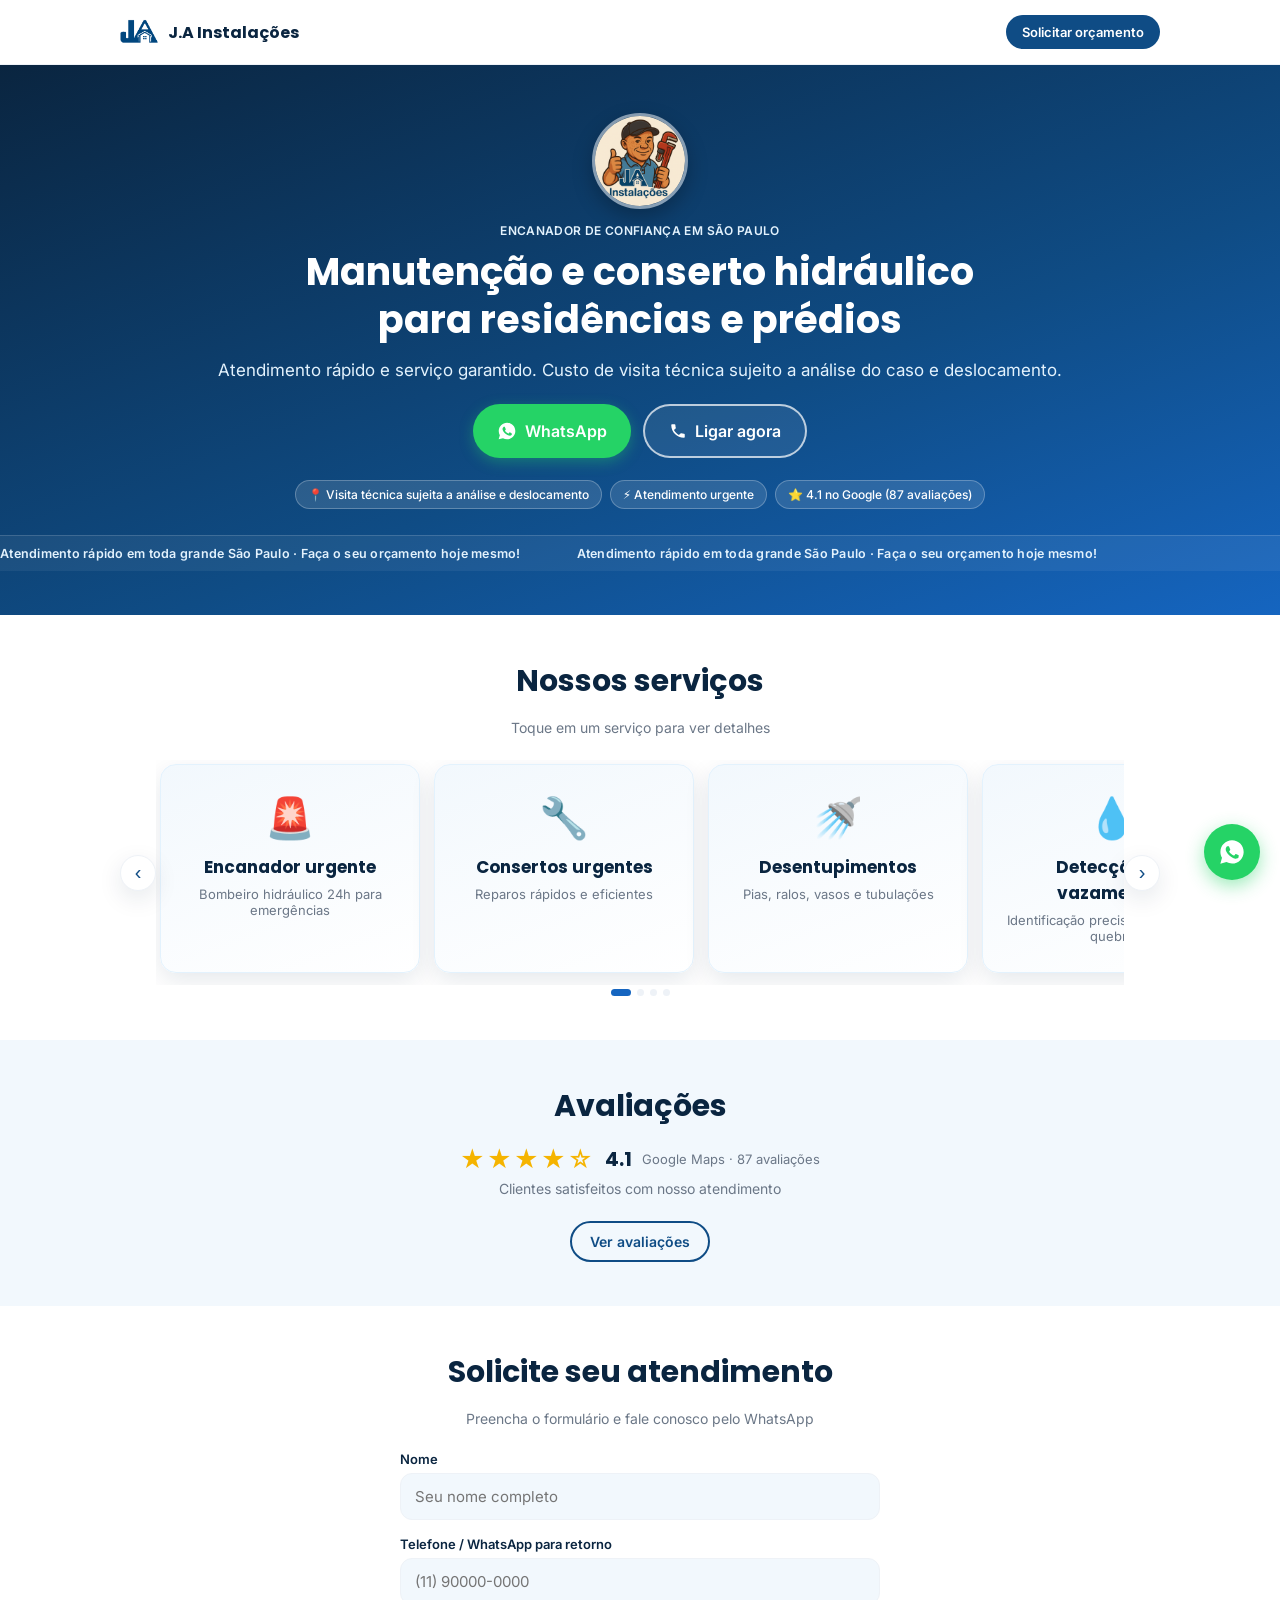
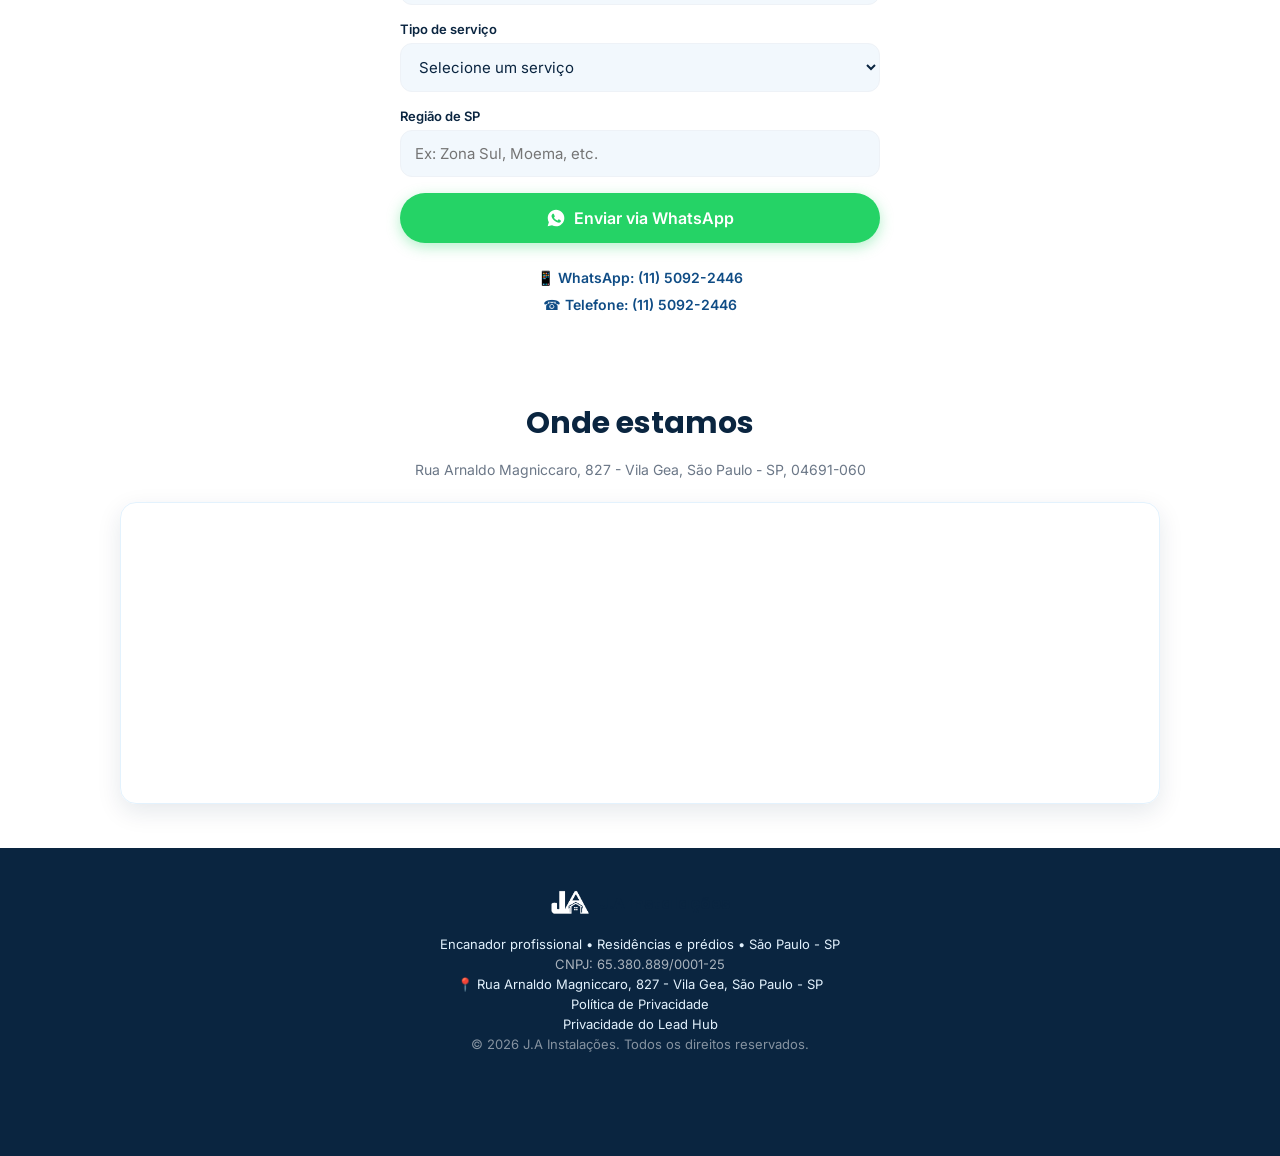
<file: index.html>
<!DOCTYPE html>
<html lang="pt-BR">
<head>
<meta charset="UTF-8">
<meta name="viewport" content="width=device-width, initial-scale=1.0">
<title>J.A Instalações | Encanador em São Paulo</title>
<meta name="description" content="J.A Instalações - Encanador profissional em São Paulo. Consertos urgentes, desentupimentos e detecção de vazamentos em residências e prédios. Atendimento via WhatsApp.">
<link rel="canonical" href="https://encanadorjalp.netlify.app/">
<link rel="icon" type="image/png" href="assets/logo.png">
<script type="application/ld+json">
{
  "@context": "https://schema.org",
  "@type": "Plumber",
  "name": "J.A Instalações",
  "image": "https://encanadorjalp.netlify.app/assets/logo.png",
  "telephone": "+551150922446",
  "priceRange": "$$",
  "url": "https://encanadorjalp.netlify.app/",
  "address": {
    "@type": "PostalAddress",
    "streetAddress": "Rua Arnaldo Magniccaro, 827",
    "addressLocality": "São Paulo",
    "addressRegion": "SP",
    "postalCode": "04691-060",
    "addressCountry": "BR"
  },
  "areaServed": "São Paulo, SP",
  "aggregateRating": {
    "@type": "AggregateRating",
    "ratingValue": "4.1",
    "reviewCount": "87"
  }
}
</script>
<link rel="preconnect" href="https://fonts.googleapis.com">
<link rel="preconnect" href="https://fonts.gstatic.com" crossorigin>
<link href="https://fonts.googleapis.com/css2?family=Poppins:wght@500;600;700;800&family=Inter:wght@400;500;600&display=swap" rel="stylesheet">
<link rel="stylesheet" href="styles.css">
<!-- Google Consent Mode (default: negado até aceite) -->
<script>
window.dataLayer = window.dataLayer || [];
function gtag(){dataLayer.push(arguments);}
gtag('consent', 'default', {
  ad_storage: 'denied',
  analytics_storage: 'denied',
  ad_user_data: 'denied',
  ad_personalization: 'denied'
});
</script>
<!-- Google Tag Manager -->
<script>(function(w,d,s,l,i){w[l]=w[l]||[];w[l].push({'gtm.start':
new Date().getTime(),event:'gtm.js'});var f=d.getElementsByTagName(s)[0],
j=d.createElement(s),dl=l!='dataLayer'?'&l='+l:'';j.async=true;j.src=
'https://www.googletagmanager.com/gtm.js?id='+i+dl;f.parentNode.insertBefore(j,f);
})(window,document,'script','dataLayer','GTM-M7ZGPMRT');</script>
<!-- End Google Tag Manager -->
<!-- Lead Hub -->
<script src="https://leadinghub.netlify.app/tracker.js" data-key="pk_a7a9316b735740da9eaf41651eeba41a" data-consent="banner" async></script>
<!-- End Lead Hub -->
</head>
<body>
<!-- Google Tag Manager (noscript) -->
<noscript><iframe src="https://www.googletagmanager.com/ns.html?id=GTM-M7ZGPMRT"
height="0" width="0" style="display:none;visibility:hidden"></iframe></noscript>
<!-- End Google Tag Manager (noscript) -->

<header class="site-header">
  <div class="container header-inner">
    <div class="logo">
      <img src="assets/logo.png" alt="J.A Instalações" class="logo-badge">
      <span class="logo-text">J.A Instalações</span>
    </div>
    <a href="#contato" class="btn btn-header">Solicitar orçamento</a>
  </div>
</header>

<section class="hero">
  <div class="container hero-inner">
    <img src="assets/avatar.png" alt="Encanador J.A Instalações" class="hero-avatar">
    <p class="eyebrow">Encanador de confiança em São Paulo</p>
    <h1>Manutenção e conserto hidráulico para residências e prédios</h1>
    <p class="hero-sub">Atendimento rápido e serviço garantido. Custo de visita técnica sujeito a análise do caso e deslocamento.</p>
    <div class="hero-actions">
      <a class="btn btn-primary btn-lg" href="https://wa.me/551150922446?text=Ol%C3%A1!%20Preciso%20de%20um%20encanador." target="_blank" rel="noopener">
        <svg viewBox="0 0 24 24" width="20" height="20" fill="currentColor" aria-hidden="true"><path d="M12.04 2c-5.5 0-9.96 4.46-9.96 9.96 0 1.76.46 3.48 1.34 5L2 22l5.2-1.36a9.94 9.94 0 0 0 4.84 1.23h.01c5.5 0 9.96-4.46 9.96-9.96S17.54 2 12.04 2zm5.83 14.24c-.24.68-1.4 1.3-1.93 1.38-.5.08-1.11.11-1.79-.11a15.7 15.7 0 0 1-1.6-.6c-2.82-1.22-4.65-4.06-4.79-4.25-.14-.19-1.15-1.53-1.15-2.92 0-1.39.73-2.07.99-2.35.26-.28.56-.35.75-.35h.55c.18 0 .42-.07.65.5.24.58.82 2 .89 2.14.07.14.12.31.02.5-.09.19-.14.31-.28.47-.14.16-.29.36-.42.48-.14.14-.28.29-.12.57.16.28.71 1.17 1.53 1.9 1.05.94 1.94 1.23 2.22 1.37.28.14.44.12.6-.07.16-.19.68-.79.86-1.06.18-.28.36-.23.6-.14.24.09 1.55.73 1.81.86.26.14.44.2.5.32.07.12.07.68-.17 1.36z"/></svg>
        WhatsApp
      </a>
      <a class="btn btn-outline btn-lg" href="tel:+551150922446">
        <svg viewBox="0 0 24 24" width="18" height="18" fill="currentColor" aria-hidden="true"><path d="M6.6 10.8c1.4 2.8 3.8 5.1 6.6 6.6l2.2-2.2c.3-.3.7-.4 1-.2 1.1.4 2.3.6 3.6.6.6 0 1 .4 1 1V20c0 .6-.4 1-1 1C10.6 21 3 13.4 3 4c0-.6.4-1 1-1h3.5c.6 0 1 .4 1 1 0 1.3.2 2.5.6 3.6.1.4 0 .8-.3 1.1l-2.2 2.1z"/></svg>
        Ligar agora
      </a>
    </div>
    <div class="hero-badges">
      <span class="badge">📍 Visita técnica sujeita a análise e deslocamento</span>
      <span class="badge">⚡ Atendimento urgente</span>
      <span class="badge">⭐ 4.1 no Google (87 avaliações)</span>
    </div>
  </div>
  <div class="hero-marquee">
    <div class="hero-marquee-track">
      <span>Atendimento rápido em toda grande São Paulo · Faça o seu orçamento hoje mesmo!</span>
      <span aria-hidden="true">Atendimento rápido em toda grande São Paulo · Faça o seu orçamento hoje mesmo!</span>
    </div>
  </div>
</section>

<section class="section services" id="servicos">
  <div class="container">
    <h2>Nossos serviços</h2>
    <p class="section-sub">Toque em um serviço para ver detalhes</p>

    <div class="carousel-wrap">
      <button class="car-nav car-prev" aria-label="Anterior">‹</button>
      <div class="carousel" id="carousel">
        <div class="card" data-service="0">
          <div class="card-icon">🚨</div>
          <h3>Encanador urgente</h3>
          <p>Bombeiro hidráulico 24h para emergências</p>
        </div>
        <div class="card" data-service="1">
          <div class="card-icon">🔧</div>
          <h3>Consertos urgentes</h3>
          <p>Reparos rápidos e eficientes</p>
        </div>
        <div class="card" data-service="2">
          <div class="card-icon">🚿</div>
          <h3>Desentupimentos</h3>
          <p>Pias, ralos, vasos e tubulações</p>
        </div>
        <div class="card" data-service="3">
          <div class="card-icon">💧</div>
          <h3>Detecção de vazamentos</h3>
          <p>Identificação precisa sem quebra-quebra</p>
        </div>
      </div>
      <button class="car-nav car-next" aria-label="Próximo">›</button>
    </div>
    <div class="dots" id="dots"></div>
  </div>
</section>

<div class="modal-overlay" id="modalOverlay">
  <div class="modal" role="dialog" aria-modal="true">
    <button class="modal-close" id="modalClose" aria-label="Fechar">×</button>
    <div class="modal-icon" id="modalIcon"></div>
    <h3 id="modalTitle"></h3>
    <p id="modalText"></p>
    <a class="btn btn-primary" id="modalCta" target="_blank" rel="noopener">Falar no WhatsApp</a>
  </div>
</div>

<div class="modal-overlay" id="leadGateOverlay">
  <div class="modal" role="dialog" aria-modal="true">
    <button class="modal-close" id="leadGateClose" aria-label="Fechar">×</button>
    <div class="online-badge"><span class="online-dot"></span> Atendimento online agora</div>
    <div class="modal-icon">💬</div>
    <h3>Fale agora com nossa equipe sobre o seu problema!</h3>
    <p class="trust-line">✔️ Serviços com nota fiscal e garantia, pagamento facilitado</p>
    <form id="leadGateForm" class="form" style="text-align:left;">
      <label>
        O que você está precisando?
        <select id="leadService" required>
          <option value="" disabled selected>Selecione um serviço</option>
          <option value="Encanador urgente">Encanador urgente</option>
          <option value="Consertos urgentes">Consertos urgentes</option>
          <option value="Desentupimento">Desentupimento</option>
          <option value="Detecção de vazamentos">Detecção de vazamentos</option>
          <option value="Outro">Outro</option>
        </select>
      </label>
      <label>
        Nome
        <input type="text" id="leadName" required placeholder="Seu nome">
      </label>
      <label>
        WhatsApp com DDD
        <input type="tel" id="leadPhone" required placeholder="(11) 91234-5678" inputmode="numeric">
      </label>
      <button type="submit" class="btn btn-primary btn-lg btn-block">Continuar para o WhatsApp</button>
      <p class="lead-consent">Ao continuar, você concorda em ser contatado pelo WhatsApp. Veja a <a href="https://leadinghub.netlify.app/privacidade/pk_a7a9316b735740da9eaf41651eeba41a" target="_blank" rel="noopener">Política de privacidade</a>.</p>
    </form>
  </div>
</div>

<section class="section reviews">
  <div class="container">
    <h2>Avaliações</h2>
    <div class="review-summary">
      <span class="stars">★★★★☆</span>
      <span class="review-score">4.1</span>
      <span class="review-source">Google Maps · 87 avaliações</span>
    </div>
    <p class="section-sub">Clientes satisfeitos com nosso atendimento</p>
    <button class="btn btn-outline" id="openReviews">Ver avaliações</button>
  </div>
</section>

<div class="modal-overlay" id="reviewsOverlay">
  <div class="modal modal-reviews" role="dialog" aria-modal="true">
    <button class="modal-close" id="reviewsClose" aria-label="Fechar">×</button>
    <div class="review-summary">
      <span class="stars">★★★★☆</span>
      <span class="review-score">4.1</span>
      <span class="review-source">Google Maps · 87 avaliações</span>
    </div>
    <div class="review-list">
      <div class="review-item">
        <p class="review-stars">★★★★★</p>
        <p class="review-text">O atendimento do caça vazamentos foi excelente! O técnico foi muito educado e profissional. Resolveu o problema, cobrou o acordado! Recomendo a empresa!</p>
        <p class="review-author">Pablo Mozer · Google</p>
      </div>
      <div class="review-item">
        <p class="review-stars">★★★★★</p>
        <p class="review-text">Atendimento rápido e prático, gostei muito e recomendo... o técnico é gente boa demais.</p>
        <p class="review-author">Luiz Carlos Gomes Silva · Google</p>
      </div>
      <div class="review-item">
        <p class="review-stars">★★★★★</p>
        <p class="review-text">Meu marceneiro furou o cano da água quente do meu prédio, tivemos que fechar todos os registros e meus encanadores não conseguiram achar ninguém. Recorri ao Google e a J.A prontamente me atendeu, em duas horas tinha resolvido o problema. Ótimo serviço.</p>
        <p class="review-author">Jose Ulisses de Almeida · Google</p>
      </div>
      <div class="review-item">
        <p class="review-stars">★★★★★</p>
        <p class="review-text">Vieram na mesma hora e foram extremamente educados desde o início, no atendimento telefônico quanto no presencial. Serviço limpo e eficiente. Valeu pelo valor cobrado. Mais do que recomendo.</p>
        <p class="review-author">Daniel Jones · Google</p>
      </div>
      <div class="review-item">
        <p class="review-stars">★★★★★</p>
        <p class="review-text">Uma ótima pessoa. Execução do serviço ótima. A empresa tem um ótimo ser humano.</p>
        <p class="review-author">Antonio Cunha · Google</p>
      </div>
    </div>
    <a class="btn btn-primary btn-lg btn-block" href="https://wa.me/551150922446?text=Ol%C3%A1!%20Vi%20as%20avalia%C3%A7%C3%B5es%20e%20gostaria%20de%20solicitar%20um%20atendimento." target="_blank" rel="noopener" id="reviewsCta">Falar no WhatsApp</a>
    <a class="review-external-link" href="https://share.google/j6rluZMPSI7rXktm3" target="_blank" rel="noopener">Ver todas as avaliações no Google Maps ↗</a>
  </div>
</div>

<section class="section contact" id="contato">
  <div class="container">
    <h2>Solicite seu atendimento</h2>
    <p class="section-sub">Preencha o formulário e fale conosco pelo WhatsApp</p>

    <form id="contactForm" class="form" name="contato" method="POST" data-netlify="true" netlify-honeypot="bot-field">
      <input type="hidden" name="form-name" value="contato">
      <p class="hp-field"><label>Não preencher: <input name="bot-field"></label></p>
      <label>
        Nome
        <input type="text" id="fname" name="fname" required placeholder="Seu nome completo">
      </label>
      <label>
        Telefone / WhatsApp para retorno
        <input type="tel" id="fphone" name="fphone" required placeholder="(11) 90000-0000">
      </label>
      <label>
        Tipo de serviço
        <select id="fservice" name="fservice" required>
          <option value="" disabled selected>Selecione um serviço</option>
          <option value="Encanador urgente">Encanador urgente</option>
          <option value="Consertos urgentes">Consertos urgentes</option>
          <option value="Desentupimento">Desentupimento</option>
          <option value="Detecção de vazamentos">Detecção de vazamentos</option>
          <option value="Outro">Outro</option>
        </select>
      </label>
      <label>
        Região de SP
        <input type="text" id="fregion" name="fregion" required placeholder="Ex: Zona Sul, Moema, etc.">
      </label>
      <button type="submit" class="btn btn-primary btn-lg btn-block">
        <svg viewBox="0 0 24 24" width="20" height="20" fill="currentColor" aria-hidden="true"><path d="M12.04 2c-5.5 0-9.96 4.46-9.96 9.96 0 1.76.46 3.48 1.34 5L2 22l5.2-1.36a9.94 9.94 0 0 0 4.84 1.23h.01c5.5 0 9.96-4.46 9.96-9.96S17.54 2 12.04 2zm5.83 14.24c-.24.68-1.4 1.3-1.93 1.38-.5.08-1.11.11-1.79-.11a15.7 15.7 0 0 1-1.6-.6c-2.82-1.22-4.65-4.06-4.79-4.25-.14-.19-1.15-1.53-1.15-2.92 0-1.39.73-2.07.99-2.35.26-.28.56-.35.75-.35h.55c.18 0 .42-.07.65.5.24.58.82 2 .89 2.14.07.14.12.31.02.5-.09.19-.14.31-.28.47-.14.16-.29.36-.42.48-.14.14-.28.29-.12.57.16.28.71 1.17 1.53 1.9 1.05.94 1.94 1.23 2.22 1.37.28.14.44.12.6-.07.16-.19.68-.79.86-1.06.18-.28.36-.23.6-.14.24.09 1.55.73 1.81.86.26.14.44.2.5.32.07.12.07.68-.17 1.36z"/></svg>
        Enviar via WhatsApp
      </button>
    </form>

    <div class="direct-contacts">
      <a href="https://wa.me/551150922446" target="_blank" rel="noopener">📱 WhatsApp: (11) 5092-2446</a>
      <a href="tel:+551150922446">☎️ Telefone: (11) 5092-2446</a>
    </div>
  </div>
</section>

<section class="section location">
  <div class="container">
    <h2>Onde estamos</h2>
    <p class="section-sub">Rua Arnaldo Magniccaro, 827 - Vila Gea, São Paulo - SP, 04691-060</p>
    <div class="map-embed">
      <iframe
        src="https://maps.google.com/maps?q=Rua+Arnaldo+Magniccaro,+827+-+Vila+Gea,+S%C3%A3o+Paulo+-+SP,+04691-060&output=embed"
        width="100%"
        height="300"
        style="border:0;"
        allowfullscreen=""
        loading="lazy"
        referrerpolicy="no-referrer-when-downgrade"
        title="Localização J.A Instalações no Google Maps">
      </iframe>
    </div>
  </div>
</section>

<footer class="site-footer">
  <div class="container">
    <div class="logo footer-logo">
      <img src="assets/logo.png" alt="J.A Instalações" class="logo-badge">
      <span class="logo-text">J.A Instalações</span>
    </div>
    <p>Encanador profissional • Residências e prédios • São Paulo - SP</p>
    <p class="footer-meta">CNPJ: 65.380.889/0001-25</p>
    <p class="footer-meta">
      <a href="https://www.google.com/maps/search/?api=1&query=Rua+Arnaldo+Magniccaro,+827+-+Vila+Gea,+S%C3%A3o+Paulo+-+SP,+04691-060" target="_blank" rel="noopener">📍 Rua Arnaldo Magniccaro, 827 - Vila Gea, São Paulo - SP</a>
    </p>
    <p class="footer-meta">
      <a href="privacidade.html">Política de Privacidade</a>
    </p>
    <p class="footer-meta">
      <a href="https://leadinghub.netlify.app/privacidade/pk_a7a9316b735740da9eaf41651eeba41a" target="_blank" rel="noopener">Privacidade do Lead Hub</a>
    </p>
    <p class="footer-copy">© <span id="year"></span> J.A Instalações. Todos os direitos reservados.</p>
  </div>
</footer>

<a class="fab-whatsapp" href="https://wa.me/551150922446?text=Ol%C3%A1!%20Preciso%20de%20um%20encanador." target="_blank" rel="noopener" aria-label="Falar no WhatsApp">
  <svg viewBox="0 0 24 24" width="28" height="28" fill="currentColor" aria-hidden="true"><path d="M12.04 2c-5.5 0-9.96 4.46-9.96 9.96 0 1.76.46 3.48 1.34 5L2 22l5.2-1.36a9.94 9.94 0 0 0 4.84 1.23h.01c5.5 0 9.96-4.46 9.96-9.96S17.54 2 12.04 2zm5.83 14.24c-.24.68-1.4 1.3-1.93 1.38-.5.08-1.11.11-1.79-.11a15.7 15.7 0 0 1-1.6-.6c-2.82-1.22-4.65-4.06-4.79-4.25-.14-.19-1.15-1.53-1.15-2.92 0-1.39.73-2.07.99-2.35.26-.28.56-.35.75-.35h.55c.18 0 .42-.07.65.5.24.58.82 2 .89 2.14.07.14.12.31.02.5-.09.19-.14.31-.28.47-.14.16-.29.36-.42.48-.14.14-.28.29-.12.57.16.28.71 1.17 1.53 1.9 1.05.94 1.94 1.23 2.22 1.37.28.14.44.12.6-.07.16-.19.68-.79.86-1.06.18-.28.36-.23.6-.14.24.09 1.55.73 1.81.86.26.14.44.2.5.32.07.12.07.68-.17 1.36z"/></svg>
</a>

<script src="script.js"></script>
</body>
</html>
</file>
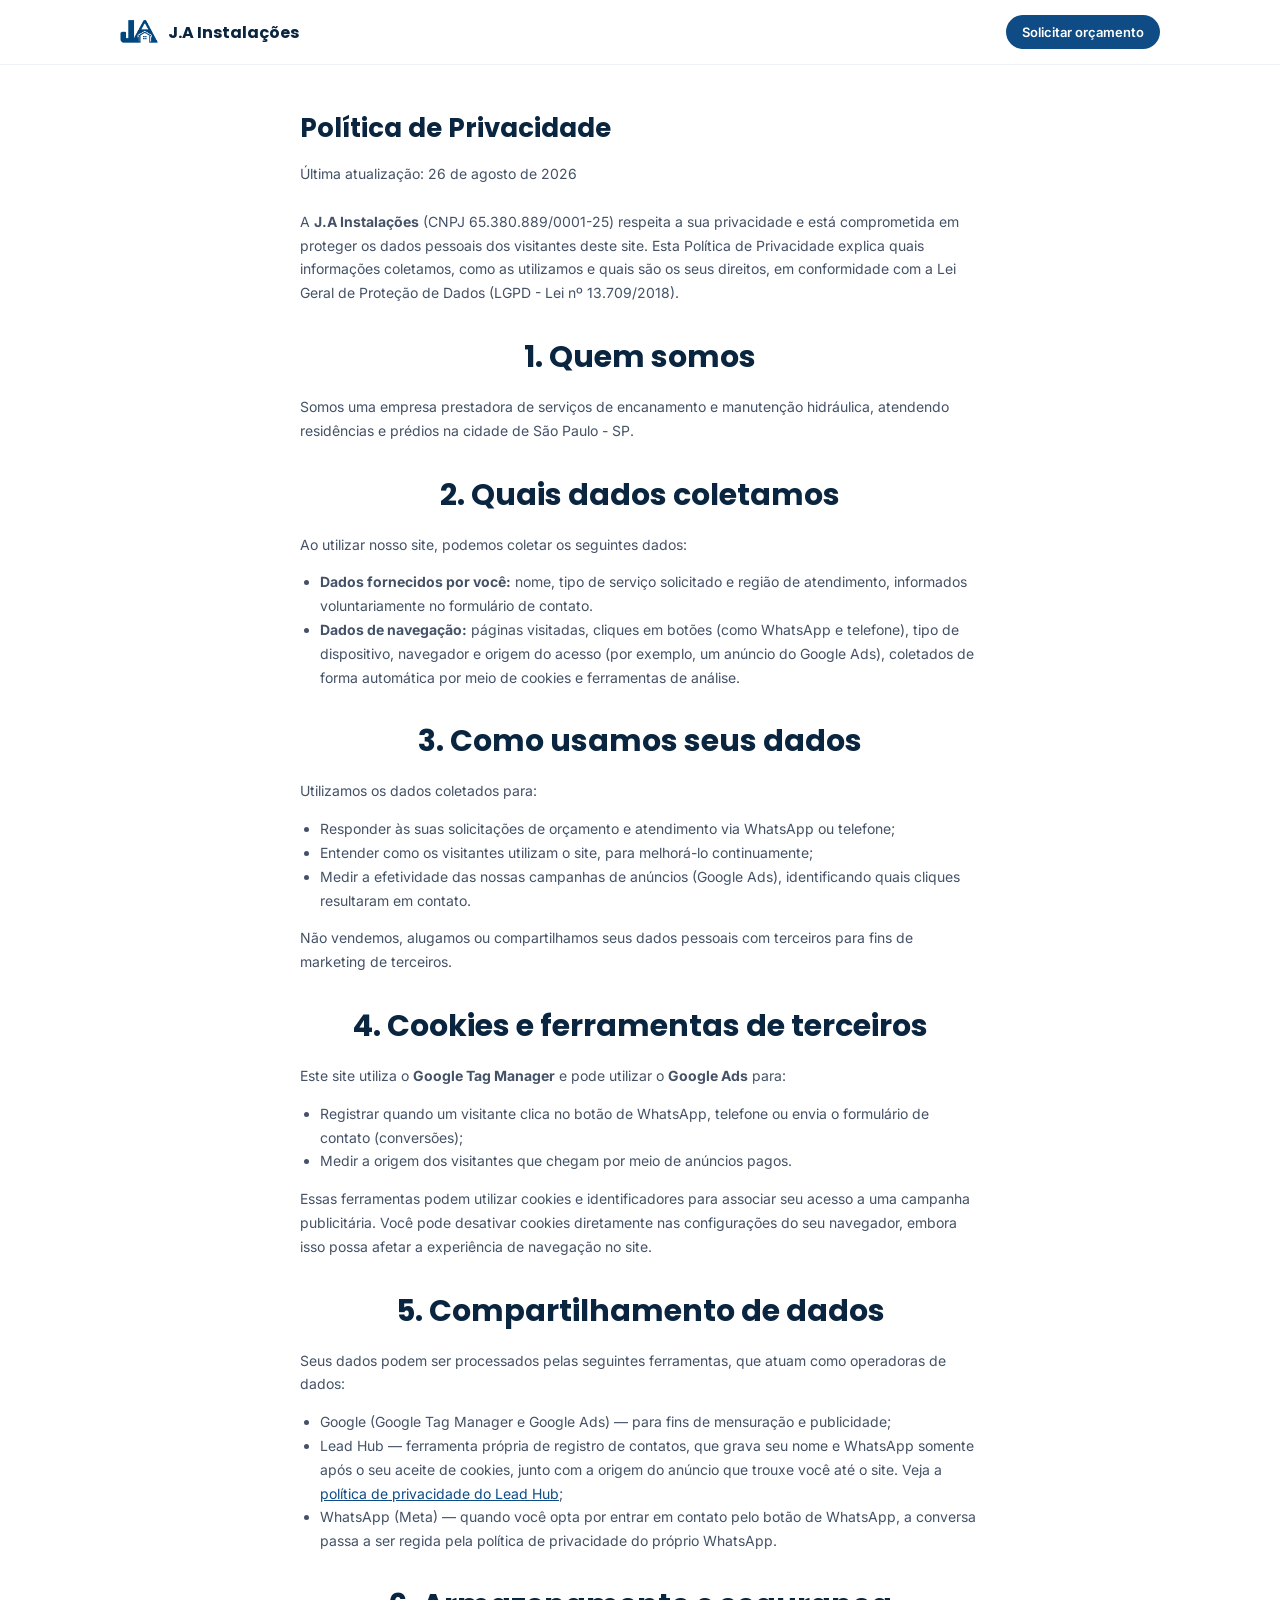
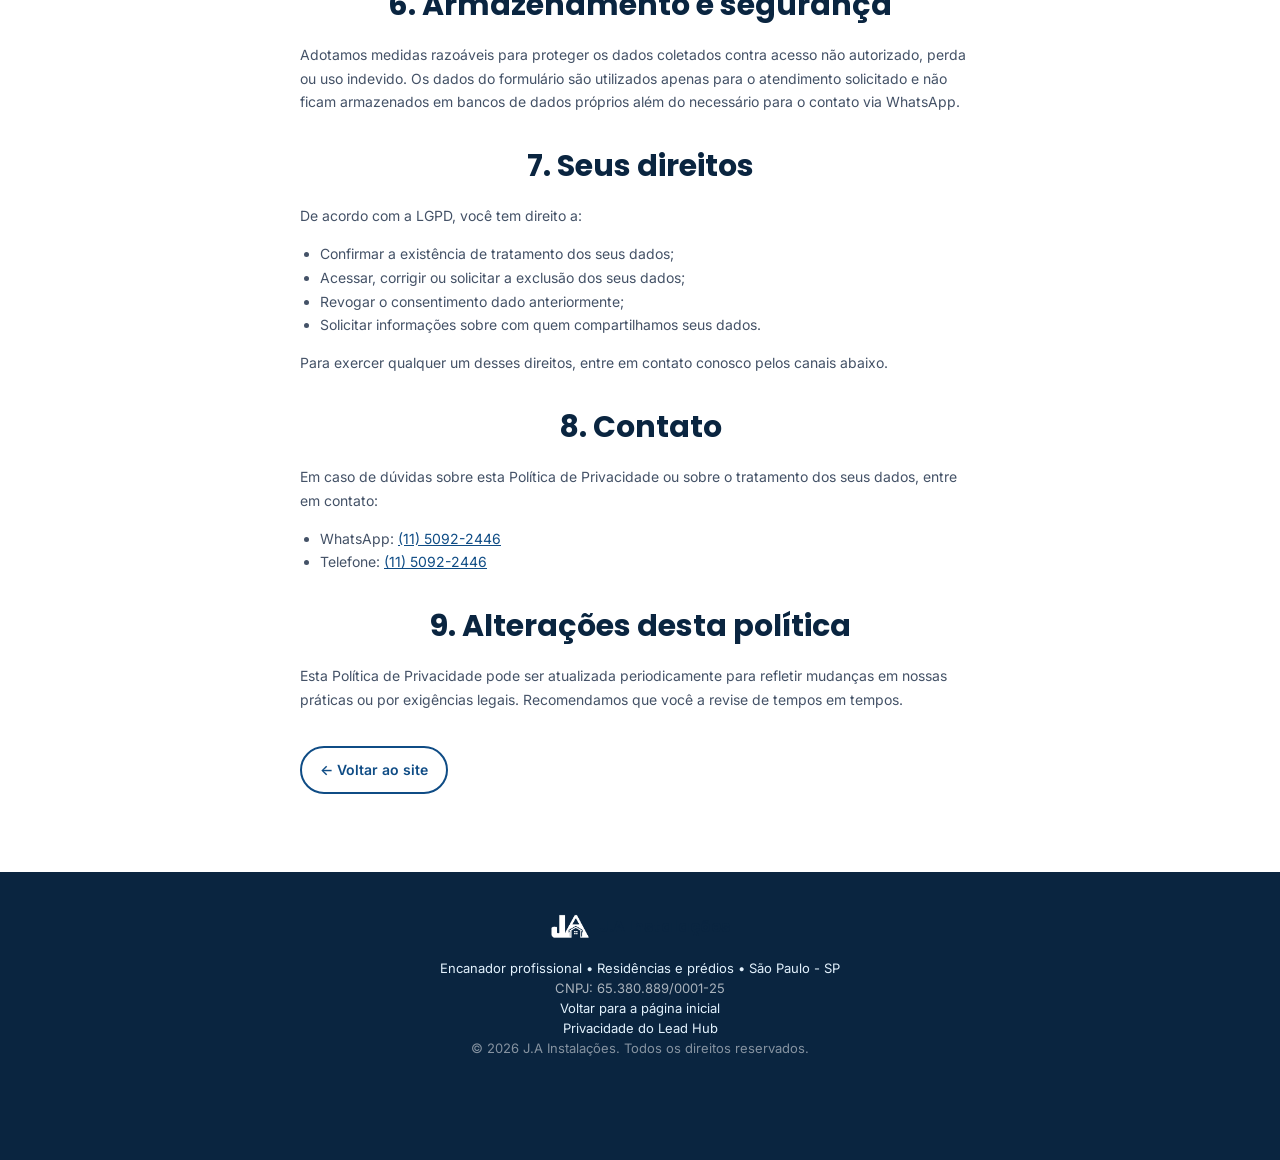
<file: privacidade.html>
<!DOCTYPE html>
<html lang="pt-BR">
<head>
<meta charset="UTF-8">
<meta name="viewport" content="width=device-width, initial-scale=1.0">
<title>Política de Privacidade | J.A Instalações</title>
<meta name="description" content="Política de Privacidade da J.A Instalações - como coletamos, usamos e protegemos seus dados.">
<link rel="icon" type="image/png" href="assets/logo.png">
<link rel="preconnect" href="https://fonts.googleapis.com">
<link rel="preconnect" href="https://fonts.gstatic.com" crossorigin>
<link href="https://fonts.googleapis.com/css2?family=Poppins:wght@500;600;700;800&family=Inter:wght@400;500;600&display=swap" rel="stylesheet">
<link rel="stylesheet" href="styles.css">
<!-- Google Consent Mode (default: negado até aceite) -->
<script>
window.dataLayer = window.dataLayer || [];
function gtag(){dataLayer.push(arguments);}
gtag('consent', 'default', {
  ad_storage: 'denied',
  analytics_storage: 'denied',
  ad_user_data: 'denied',
  ad_personalization: 'denied'
});
</script>
<!-- Google Tag Manager -->
<script>(function(w,d,s,l,i){w[l]=w[l]||[];w[l].push({'gtm.start':
new Date().getTime(),event:'gtm.js'});var f=d.getElementsByTagName(s)[0],
j=d.createElement(s),dl=l!='dataLayer'?'&l='+l:'';j.async=true;j.src=
'https://www.googletagmanager.com/gtm.js?id='+i+dl;f.parentNode.insertBefore(j,f);
})(window,document,'script','dataLayer','GTM-M7ZGPMRT');</script>
<!-- End Google Tag Manager -->
<!-- Lead Hub -->
<script src="https://leadinghub.netlify.app/tracker.js" data-key="pk_a7a9316b735740da9eaf41651eeba41a" data-consent="banner" async></script>
<!-- End Lead Hub -->
</head>
<body>
<!-- Google Tag Manager (noscript) -->
<noscript><iframe src="https://www.googletagmanager.com/ns.html?id=GTM-M7ZGPMRT"
height="0" width="0" style="display:none;visibility:hidden"></iframe></noscript>
<!-- End Google Tag Manager (noscript) -->

<header class="site-header">
  <div class="container header-inner">
    <a href="index.html" class="logo" style="text-decoration:none;">
      <img src="assets/logo.png" alt="J.A Instalações" class="logo-badge">
      <span class="logo-text">J.A Instalações</span>
    </a>
    <a href="index.html#contato" class="btn btn-header">Solicitar orçamento</a>
  </div>
</header>

<section class="section legal">
  <div class="container legal-content">
    <h1>Política de Privacidade</h1>
    <p class="legal-updated">Última atualização: 26 de agosto de 2026</p>

    <p>A <strong>J.A Instalações</strong> (CNPJ 65.380.889/0001-25) respeita a sua privacidade e está comprometida em proteger os dados pessoais dos visitantes deste site. Esta Política de Privacidade explica quais informações coletamos, como as utilizamos e quais são os seus direitos, em conformidade com a Lei Geral de Proteção de Dados (LGPD - Lei nº 13.709/2018).</p>

    <h2>1. Quem somos</h2>
    <p>Somos uma empresa prestadora de serviços de encanamento e manutenção hidráulica, atendendo residências e prédios na cidade de São Paulo - SP.</p>

    <h2>2. Quais dados coletamos</h2>
    <p>Ao utilizar nosso site, podemos coletar os seguintes dados:</p>
    <ul>
      <li><strong>Dados fornecidos por você:</strong> nome, tipo de serviço solicitado e região de atendimento, informados voluntariamente no formulário de contato.</li>
      <li><strong>Dados de navegação:</strong> páginas visitadas, cliques em botões (como WhatsApp e telefone), tipo de dispositivo, navegador e origem do acesso (por exemplo, um anúncio do Google Ads), coletados de forma automática por meio de cookies e ferramentas de análise.</li>
    </ul>

    <h2>3. Como usamos seus dados</h2>
    <p>Utilizamos os dados coletados para:</p>
    <ul>
      <li>Responder às suas solicitações de orçamento e atendimento via WhatsApp ou telefone;</li>
      <li>Entender como os visitantes utilizam o site, para melhorá-lo continuamente;</li>
      <li>Medir a efetividade das nossas campanhas de anúncios (Google Ads), identificando quais cliques resultaram em contato.</li>
    </ul>
    <p>Não vendemos, alugamos ou compartilhamos seus dados pessoais com terceiros para fins de marketing de terceiros.</p>

    <h2>4. Cookies e ferramentas de terceiros</h2>
    <p>Este site utiliza o <strong>Google Tag Manager</strong> e pode utilizar o <strong>Google Ads</strong> para:</p>
    <ul>
      <li>Registrar quando um visitante clica no botão de WhatsApp, telefone ou envia o formulário de contato (conversões);</li>
      <li>Medir a origem dos visitantes que chegam por meio de anúncios pagos.</li>
    </ul>
    <p>Essas ferramentas podem utilizar cookies e identificadores para associar seu acesso a uma campanha publicitária. Você pode desativar cookies diretamente nas configurações do seu navegador, embora isso possa afetar a experiência de navegação no site.</p>

    <h2>5. Compartilhamento de dados</h2>
    <p>Seus dados podem ser processados pelas seguintes ferramentas, que atuam como operadoras de dados:</p>
    <ul>
      <li>Google (Google Tag Manager e Google Ads) — para fins de mensuração e publicidade;</li>
      <li>Lead Hub — ferramenta própria de registro de contatos, que grava seu nome e WhatsApp somente após o seu aceite de cookies, junto com a origem do anúncio que trouxe você até o site. Veja a <a href="https://leadinghub.netlify.app/privacidade/pk_a7a9316b735740da9eaf41651eeba41a" target="_blank" rel="noopener">política de privacidade do Lead Hub</a>;</li>
      <li>WhatsApp (Meta) — quando você opta por entrar em contato pelo botão de WhatsApp, a conversa passa a ser regida pela política de privacidade do próprio WhatsApp.</li>
    </ul>

    <h2>6. Armazenamento e segurança</h2>
    <p>Adotamos medidas razoáveis para proteger os dados coletados contra acesso não autorizado, perda ou uso indevido. Os dados do formulário são utilizados apenas para o atendimento solicitado e não ficam armazenados em bancos de dados próprios além do necessário para o contato via WhatsApp.</p>

    <h2>7. Seus direitos</h2>
    <p>De acordo com a LGPD, você tem direito a:</p>
    <ul>
      <li>Confirmar a existência de tratamento dos seus dados;</li>
      <li>Acessar, corrigir ou solicitar a exclusão dos seus dados;</li>
      <li>Revogar o consentimento dado anteriormente;</li>
      <li>Solicitar informações sobre com quem compartilhamos seus dados.</li>
    </ul>
    <p>Para exercer qualquer um desses direitos, entre em contato conosco pelos canais abaixo.</p>

    <h2>8. Contato</h2>
    <p>Em caso de dúvidas sobre esta Política de Privacidade ou sobre o tratamento dos seus dados, entre em contato:</p>
    <ul>
      <li>WhatsApp: <a href="https://wa.me/551150922446">(11) 5092-2446</a></li>
      <li>Telefone: <a href="tel:+551150922446">(11) 5092-2446</a></li>
    </ul>

    <h2>9. Alterações desta política</h2>
    <p>Esta Política de Privacidade pode ser atualizada periodicamente para refletir mudanças em nossas práticas ou por exigências legais. Recomendamos que você a revise de tempos em tempos.</p>

    <p><a href="index.html" class="btn btn-outline" style="margin-top: 20px;">← Voltar ao site</a></p>
  </div>
</section>

<div class="modal-overlay" id="leadGateOverlay">
  <div class="modal" role="dialog" aria-modal="true">
    <button class="modal-close" id="leadGateClose" aria-label="Fechar">×</button>
    <div class="online-badge"><span class="online-dot"></span> Atendimento online agora</div>
    <div class="modal-icon">💬</div>
    <h3>Fale agora com nossa equipe sobre o seu problema!</h3>
    <p class="trust-line">✔️ Serviços com nota fiscal e garantia, pagamento facilitado</p>
    <form id="leadGateForm" class="form" style="text-align:left;">
      <label>
        O que você está precisando?
        <select id="leadService" required>
          <option value="" disabled selected>Selecione um serviço</option>
          <option value="Encanador urgente">Encanador urgente</option>
          <option value="Consertos urgentes">Consertos urgentes</option>
          <option value="Desentupimento">Desentupimento</option>
          <option value="Detecção de vazamentos">Detecção de vazamentos</option>
          <option value="Outro">Outro</option>
        </select>
      </label>
      <label>
        Nome
        <input type="text" id="leadName" required placeholder="Seu nome">
      </label>
      <label>
        WhatsApp com DDD
        <input type="tel" id="leadPhone" required placeholder="(11) 91234-5678" inputmode="numeric">
      </label>
      <button type="submit" class="btn btn-primary btn-lg btn-block">Continuar para o WhatsApp</button>
      <p class="lead-consent">Ao continuar, você concorda em ser contatado pelo WhatsApp. Veja a <a href="https://leadinghub.netlify.app/privacidade/pk_a7a9316b735740da9eaf41651eeba41a" target="_blank" rel="noopener">Política de privacidade</a>.</p>
    </form>
  </div>
</div>

<footer class="site-footer">
  <div class="container">
    <div class="logo footer-logo">
      <img src="assets/logo.png" alt="J.A Instalações" class="logo-badge">
      <span class="logo-text">J.A Instalações</span>
    </div>
    <p>Encanador profissional • Residências e prédios • São Paulo - SP</p>
    <p class="footer-meta">CNPJ: 65.380.889/0001-25</p>
    <p class="footer-meta">
      <a href="index.html">Voltar para a página inicial</a>
    </p>
    <p class="footer-meta">
      <a href="https://leadinghub.netlify.app/privacidade/pk_a7a9316b735740da9eaf41651eeba41a" target="_blank" rel="noopener">Privacidade do Lead Hub</a>
    </p>
    <p class="footer-copy">© <span id="year"></span> J.A Instalações. Todos os direitos reservados.</p>
  </div>
</footer>

<script src="script.js"></script>
</body>
</html>
</file>
<file: styles.css>
:root {
  --blue-900: #0a2540;
  --blue-800: #0d3866;
  --blue-700: #0f4c85;
  --blue-600: #1565c0;
  --blue-500: #1e88e5;
  --blue-100: #e3f2fd;
  --blue-50: #f2f8fd;
  --white: #ffffff;
  --gray-700: #445267;
  --gray-500: #6b7787;
  --gray-100: #eef2f7;
  --green: #25d366;
  --green-dark: #1ebd59;
  --radius: 16px;
  --shadow: 0 8px 24px rgba(10, 37, 64, 0.10);
  --font-head: 'Poppins', system-ui, sans-serif;
  --font-body: 'Inter', system-ui, sans-serif;
}

* { box-sizing: border-box; }
html { scroll-behavior: smooth; }

body {
  margin: 0;
  font-family: var(--font-body);
  color: var(--blue-900);
  background: var(--white);
  -webkit-font-smoothing: antialiased;
}

h1, h2, h3 { font-family: var(--font-head); margin: 0 0 0.5em; color: var(--blue-900); }

.container {
  max-width: 1080px;
  margin: 0 auto;
  padding: 0 20px;
}

/* Header */
.site-header {
  position: sticky;
  top: 0;
  z-index: 50;
  background: var(--white);
  border-bottom: 1px solid var(--gray-100);
}
.header-inner {
  display: flex;
  align-items: center;
  justify-content: space-between;
  height: 64px;
}
.logo { display: flex; align-items: center; gap: 10px; }
.logo-badge {
  width: 38px; height: 38px;
  object-fit: contain;
}
.logo-text { font-family: var(--font-head); font-weight: 700; font-size: 16px; color: var(--blue-900); }
.footer-logo .logo-badge { filter: brightness(0) invert(1); }

.btn {
  display: inline-flex;
  align-items: center;
  justify-content: center;
  gap: 8px;
  padding: 10px 18px;
  border-radius: 999px;
  font-weight: 600;
  font-size: 14px;
  text-decoration: none;
  border: none;
  cursor: pointer;
  transition: transform .15s ease, box-shadow .15s ease, opacity .15s ease;
  font-family: var(--font-body);
}
.btn:active { transform: scale(0.97); }
.btn-header { background: var(--blue-700); color: #fff; padding: 9px 16px; font-size: 13px; }
.btn-primary { background: var(--green); color: #fff; box-shadow: 0 4px 14px rgba(37,211,102,0.35); }
.btn-primary:hover { background: var(--green-dark); }
.btn-outline { background: transparent; color: var(--blue-700); border: 2px solid var(--blue-700); }
.btn-lg { padding: 15px 24px; font-size: 16px; }
.btn-block { width: 100%; }

/* Hero */
.hero {
  background: linear-gradient(160deg, var(--blue-900) 0%, var(--blue-700) 60%, var(--blue-600) 100%);
  color: #fff;
  padding: 48px 0 44px;
}
.hero-inner { text-align: center; }
.hero-avatar {
  width: 96px;
  height: 96px;
  border-radius: 50%;
  border: 3px solid rgba(255,255,255,0.5);
  object-fit: cover;
  margin: 0 auto 14px;
  display: block;
  box-shadow: 0 8px 20px rgba(0,0,0,0.25);
}
.eyebrow {
  color: var(--blue-100);
  font-weight: 600;
  letter-spacing: 0.03em;
  text-transform: uppercase;
  font-size: 12px;
  margin-bottom: 10px;
}
.hero h1 {
  color: #fff;
  font-size: 28px;
  line-height: 1.25;
  margin-bottom: 12px;
}
.hero-sub {
  color: var(--blue-100);
  font-size: 15px;
  margin-bottom: 24px;
}
.hero-actions {
  display: flex;
  flex-direction: column;
  gap: 12px;
  max-width: 320px;
  margin: 0 auto;
}
.hero .btn-outline {
  background: rgba(255,255,255,0.08);
  color: #fff;
  border: 2px solid rgba(255,255,255,0.7);
}
.hero .btn-outline:hover { background: rgba(255,255,255,0.16); }
.hero-badges {
  display: flex;
  flex-wrap: wrap;
  gap: 8px;
  justify-content: center;
  margin-top: 22px;
}

.hero-marquee {
  overflow: hidden;
  margin-top: 26px;
  padding: 10px 0;
  border-top: 1px solid rgba(255,255,255,0.15);
  background: rgba(255,255,255,0.06);
}
.hero-marquee-track {
  display: flex;
  width: max-content;
  animation: heroMarqueeScroll 16s linear infinite;
}
.hero-marquee-track span {
  white-space: nowrap;
  color: var(--blue-100);
  font-size: 12.5px;
  font-weight: 600;
  letter-spacing: 0.02em;
  padding-right: 56px;
}
@keyframes heroMarqueeScroll {
  from { transform: translateX(0); }
  to { transform: translateX(-50%); }
}
@media (prefers-reduced-motion: reduce) {
  .hero-marquee-track { animation: none; }
}

.badge {
  background: rgba(255,255,255,0.12);
  border: 1px solid rgba(255,255,255,0.25);
  color: #fff;
  padding: 6px 12px;
  border-radius: 999px;
  font-size: 12px;
  font-weight: 500;
}

/* Sections */
.section { padding: 44px 0; }
.section h2 {
  text-align: center;
  font-size: 24px;
}
.section-sub {
  text-align: center;
  color: var(--gray-500);
  font-size: 14px;
  margin: 0 0 24px;
}

/* Carousel */
.carousel-wrap {
  position: relative;
  display: flex;
  align-items: center;
}
.carousel {
  display: flex;
  overflow-x: auto;
  scroll-snap-type: x mandatory;
  gap: 14px;
  padding: 4px 4px 12px;
  scrollbar-width: none;
}
.carousel::-webkit-scrollbar { display: none; }
.card {
  flex: 0 0 78%;
  scroll-snap-align: center;
  background: linear-gradient(160deg, var(--blue-50), var(--white));
  border: 1px solid var(--blue-100);
  border-radius: var(--radius);
  padding: 28px 20px;
  text-align: center;
  box-shadow: var(--shadow);
  cursor: pointer;
  transition: transform .2s ease, box-shadow .2s ease;
  user-select: none;
}
.card:active { transform: scale(0.98); }
.card-icon { font-size: 40px; margin-bottom: 12px; }
.card h3 { font-size: 17px; margin-bottom: 6px; }
.card p { font-size: 13px; color: var(--gray-500); margin: 0; }

.car-nav {
  display: none;
  background: var(--white);
  border: 1px solid var(--gray-100);
  box-shadow: var(--shadow);
  width: 36px; height: 36px;
  border-radius: 50%;
  align-items: center;
  justify-content: center;
  font-size: 20px;
  color: var(--blue-700);
  cursor: pointer;
  flex-shrink: 0;
  z-index: 2;
}

.dots {
  display: flex;
  justify-content: center;
  gap: 6px;
  margin-top: 4px;
}
.dot {
  width: 7px; height: 7px;
  border-radius: 50%;
  background: var(--gray-100);
  transition: background .2s ease, width .2s ease;
}
.dot.active { background: var(--blue-600); width: 20px; border-radius: 4px; }

/* Modal */
.modal-overlay {
  position: fixed;
  inset: 0;
  background: rgba(10, 37, 64, 0.55);
  display: none;
  align-items: flex-end;
  justify-content: center;
  z-index: 100;
  padding: 0;
}
.modal-overlay.open { display: flex; }
.modal {
  background: #fff;
  width: 100%;
  max-width: 480px;
  border-radius: 20px 20px 0 0;
  padding: 28px 24px 32px;
  position: relative;
  text-align: center;
  animation: slideUp .25s ease;
}
@media (min-width: 640px) {
  .modal-overlay { align-items: center; }
  .modal { border-radius: 20px; }
}
@keyframes slideUp { from { transform: translateY(30px); opacity: 0; } to { transform: translateY(0); opacity: 1; } }
.modal-icon { font-size: 46px; margin-bottom: 10px; }
.modal h3 { font-size: 20px; }
.modal p { color: var(--gray-700); font-size: 14px; line-height: 1.6; margin-bottom: 22px; }
.trust-line {
  display: inline-block;
  background: var(--blue-50);
  border: 1px solid var(--blue-100);
  color: var(--blue-800);
  font-weight: 700;
  font-size: 13.5px;
  padding: 8px 14px;
  border-radius: 10px;
  margin: 0 0 20px;
}
.lead-consent { font-size: 12px; color: var(--gray-500); line-height: 1.5; margin: 12px 0 0; }
.lead-consent a { color: var(--blue-700); }

.online-badge {
  display: inline-flex;
  align-items: center;
  gap: 7px;
  background: #e8f9ef;
  color: var(--green-dark);
  font-size: 12px;
  font-weight: 700;
  padding: 5px 12px;
  border-radius: 999px;
  margin-bottom: 14px;
}
.online-dot {
  width: 8px;
  height: 8px;
  border-radius: 50%;
  background: var(--green);
  flex-shrink: 0;
}
@media (prefers-reduced-motion: no-preference) {
  .online-dot { animation: onlinePulse 1.8s ease-in-out infinite; }
}
@keyframes onlinePulse {
  0% { box-shadow: 0 0 0 0 rgba(37,211,102,0.6); }
  70% { box-shadow: 0 0 0 7px rgba(37,211,102,0); }
  100% { box-shadow: 0 0 0 0 rgba(37,211,102,0); }
}
.modal-close {
  position: absolute;
  top: 12px; right: 14px;
  background: var(--gray-100);
  border: none;
  width: 32px; height: 32px;
  border-radius: 50%;
  font-size: 18px;
  color: var(--gray-700);
  cursor: pointer;
}

/* Reviews */
.reviews { background: var(--blue-50); text-align: center; }
.review-summary {
  display: flex;
  align-items: center;
  justify-content: center;
  gap: 10px;
  margin-bottom: 6px;
}
.stars { color: #f5b400; font-size: 24px; letter-spacing: 2px; }
.review-score { font-family: var(--font-head); font-weight: 700; font-size: 20px; }
.review-source { color: var(--gray-500); font-size: 13px; }

.modal-reviews { max-width: 480px; text-align: left; }
.modal-reviews .review-summary { justify-content: center; margin-bottom: 18px; }
.review-list {
  display: flex;
  flex-direction: column;
  gap: 14px;
  margin-bottom: 20px;
  max-height: 46vh;
  overflow-y: auto;
}
.review-item {
  background: var(--blue-50);
  border: 1px solid var(--blue-100);
  border-radius: 12px;
  padding: 14px 16px;
}
.review-stars { color: #f5b400; font-size: 14px; margin: 0 0 6px; letter-spacing: 1px; }
.review-text { font-size: 14px; color: var(--gray-700); margin: 0 0 6px; line-height: 1.5; }
.review-author { font-size: 12px; color: var(--gray-500); margin: 0; font-weight: 600; }
.review-external-link {
  display: block;
  text-align: center;
  margin-top: 14px;
  font-size: 13px;
  color: var(--blue-700);
  text-decoration: none;
}

/* Form */
.form {
  display: flex;
  flex-direction: column;
  gap: 16px;
  max-width: 480px;
  margin: 0 auto;
}
.hp-field { display: none; }

.form label {
  display: flex;
  flex-direction: column;
  gap: 6px;
  font-size: 13px;
  font-weight: 600;
  color: var(--blue-900);
  text-align: left;
}
.form input, .form select {
  padding: 13px 14px;
  border-radius: 12px;
  border: 1.5px solid var(--gray-100);
  background: var(--blue-50);
  font-size: 15px;
  font-family: var(--font-body);
  color: var(--blue-900);
  outline: none;
  transition: border-color .15s ease;
}
.form input:focus, .form select:focus { border-color: var(--blue-500); }

.direct-contacts {
  display: flex;
  flex-direction: column;
  gap: 10px;
  align-items: center;
  margin-top: 26px;
  max-width: 480px;
  margin-left: auto;
  margin-right: auto;
}
.direct-contacts a {
  color: var(--blue-700);
  text-decoration: none;
  font-weight: 600;
  font-size: 14px;
}

/* Map */
.map-embed {
  border-radius: var(--radius);
  overflow: hidden;
  box-shadow: var(--shadow);
  border: 1px solid var(--blue-100);
}
.map-embed iframe { display: block; }

/* Footer */
.site-footer {
  background: var(--blue-900);
  color: var(--blue-100);
  text-align: center;
  padding: 36px 0 100px;
}
.footer-logo { justify-content: center; margin-bottom: 14px; }
.site-footer p { margin: 4px 0; font-size: 13px; }
.footer-meta { color: rgba(255,255,255,0.65); }
.footer-meta a { color: var(--blue-100); text-decoration: none; }
.footer-copy { margin-top: 14px; font-size: 12px; color: rgba(255,255,255,0.5); }

/* Floating WhatsApp button */
.fab-whatsapp {
  position: fixed;
  bottom: 20px;
  right: 20px;
  width: 56px; height: 56px;
  background: var(--green);
  color: #fff;
  border-radius: 50%;
  display: flex;
  align-items: center;
  justify-content: center;
  box-shadow: 0 6px 18px rgba(37,211,102,0.45);
  z-index: 40;
  text-decoration: none;
}

/* Legal pages */
.legal-content {
  max-width: 720px;
  margin: 0 auto;
  padding-bottom: 20px;
}
.legal-content h1 { font-size: 26px; margin-bottom: 4px; }
.legal-updated { color: var(--gray-500); font-size: 13px; margin-bottom: 24px; }
.legal-content h2 { font-size: 18px; margin-top: 30px; }
.legal-content p, .legal-content li { color: var(--gray-700); font-size: 14px; line-height: 1.7; }
.legal-content ul { padding-left: 20px; margin: 10px 0; }
.legal-content a { color: var(--blue-700); }

/* Desktop refinements */
@media (min-width: 720px) {
  .hero h1 { font-size: 38px; max-width: 700px; margin-left: auto; margin-right: auto; }
  .hero-sub { font-size: 17px; }
  .hero-actions { flex-direction: row; max-width: none; justify-content: center; }
  .card { flex: 0 0 260px; }
  .car-nav { display: flex; }
  .section h2 { font-size: 30px; }
}
</file>
